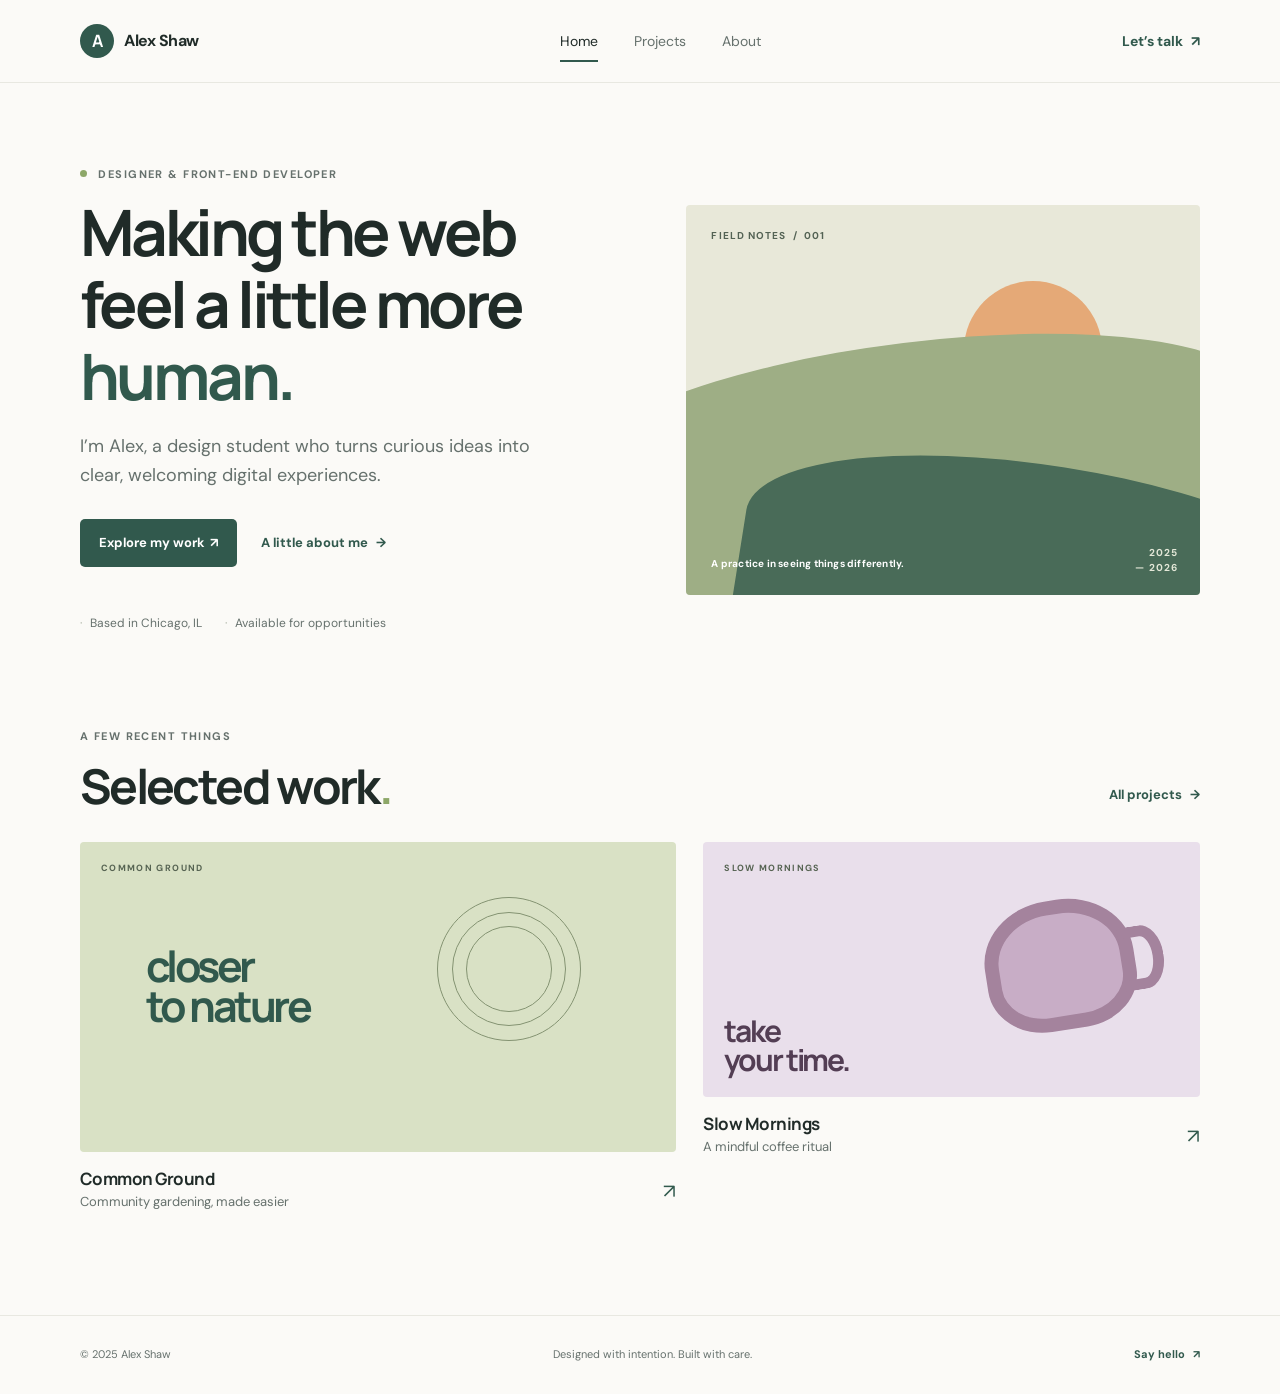
<file: index.html>
<!doctype html>
<html lang="en">
  <head>
    <meta charset="utf-8">
    <meta name="viewport" content="width=device-width, initial-scale=1">
    <meta name="description" content="Alex Shaw is a student designer building thoughtful, accessible digital experiences.">
    <title>Alex Shaw — Designer &amp; Developer</title>
    <link rel="preconnect" href="https://fonts.googleapis.com">
    <link rel="preconnect" href="https://fonts.gstatic.com" crossorigin>
    <link href="https://fonts.googleapis.com/css2?family=DM+Sans:wght@400;500;600;700&family=Manrope:wght@500;600;700;800&display=swap" rel="stylesheet">
    <link rel="stylesheet" href="styles.css">
  </head>
  <body>
    <header class="site-header">
      <div class="container header-inner">
        <a class="brand" href="index.html" aria-label="Alex Shaw, home">
          <span class="brand-mark" aria-hidden="true">A</span>
          <span>Alex Shaw</span>
        </a>
        <nav class="site-nav" aria-label="Main navigation">
          <a class="active" href="index.html" aria-current="page">Home</a>
          <a href="projects.html">Projects</a>
          <a href="about.html">About</a>
        </nav>
        <a class="header-cta" href="mailto:hello@example.com">Let’s talk <span aria-hidden="true">↗</span></a>
      </div>
    </header>

    <main>
      <section class="hero container">
        <div class="hero-copy">
          <p class="eyebrow"><span class="status-dot"></span> DESIGNER &amp; FRONT-END DEVELOPER</p>
          <h1>Making the web feel a little more <span>human.</span></h1>
          <p class="hero-intro">I’m Alex, a design student who turns curious ideas into clear, welcoming digital experiences.</p>
          <div class="hero-actions">
            <a class="button button-primary" href="projects.html">Explore my work <span aria-hidden="true">↗</span></a>
            <a class="text-link" href="about.html">A little about me <span aria-hidden="true">→</span></a>
          </div>
          <div class="hero-meta">
            <span>Based in Chicago, IL</span>
            <span>Available for opportunities</span>
          </div>
        </div>
        <div class="hero-art" aria-label="Abstract illustration of a sun over layered hills" role="img">
          <div class="art-label">FIELD NOTES&nbsp; / &nbsp;001</div>
          <div class="sun"></div>
          <div class="hill hill-back"></div>
          <div class="hill hill-front"></div>
          <span class="art-caption">A practice in seeing things differently.</span>
          <span class="art-stamp">2025<br>— 2026</span>
        </div>
      </section>

      <section class="selected-work section container">
        <div class="section-heading">
          <div>
            <p class="eyebrow">A FEW RECENT THINGS</p>
            <h2>Selected work<span class="accent">.</span></h2>
          </div>
          <a class="text-link" href="projects.html">All projects <span aria-hidden="true">→</span></a>
        </div>
        <div class="work-grid">
          <a class="work-card work-card-large" href="projects.html#common-ground">
            <div class="project-art project-art-green" aria-hidden="true">
              <span class="project-kicker">COMMON GROUND</span>
              <span class="project-circle"></span>
              <span class="project-wordmark">closer<br>to nature</span>
            </div>
            <div class="card-caption"><div><h3>Common Ground</h3><p>Community gardening, made easier</p></div><span class="card-arrow" aria-hidden="true">↗</span></div>
          </a>
          <a class="work-card" href="projects.html#slow-mornings">
            <div class="project-art project-art-lilac" aria-hidden="true">
              <span class="project-kicker">SLOW MORNINGS</span>
              <span class="coffee-shape"></span>
              <span class="slow-type">take<br>your time.</span>
            </div>
            <div class="card-caption"><div><h3>Slow Mornings</h3><p>A mindful coffee ritual</p></div><span class="card-arrow" aria-hidden="true">↗</span></div>
          </a>
        </div>
      </section>
    </main>

    <footer class="site-footer">
      <div class="container footer-inner"><span>© 2025 Alex Shaw</span><span>Designed with intention. Built with care.</span><a href="mailto:hello@example.com">Say hello <span aria-hidden="true">↗</span></a></div>
    </footer>
  </body>
</html>
</file>
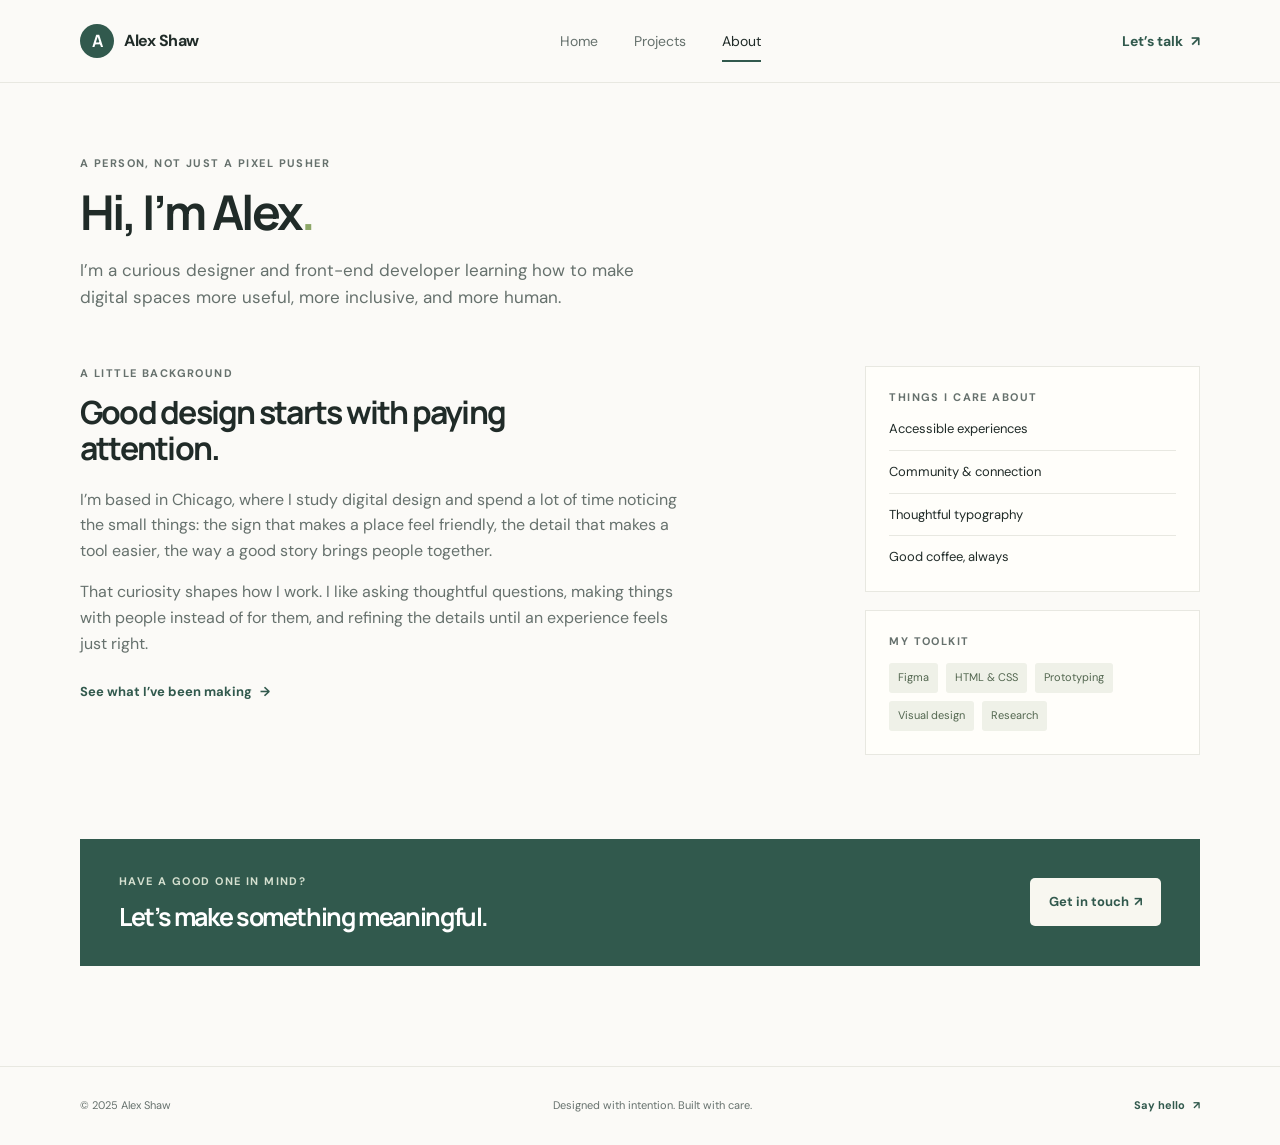
<file: about.html>
<!doctype html>
<html lang="en">
  <head>
    <meta charset="utf-8">
    <meta name="viewport" content="width=device-width, initial-scale=1">
    <meta name="description" content="Learn about Alex Shaw, a student designer and front-end developer in Chicago.">
    <title>About — Alex Shaw</title>
    <link rel="preconnect" href="https://fonts.googleapis.com">
    <link rel="preconnect" href="https://fonts.gstatic.com" crossorigin>
    <link href="https://fonts.googleapis.com/css2?family=DM+Sans:wght@400;500;600;700&family=Manrope:wght@500;600;700;800&display=swap" rel="stylesheet">
    <link rel="stylesheet" href="styles.css">
  </head>
  <body>
    <header class="site-header">
      <div class="container header-inner">
        <a class="brand" href="index.html" aria-label="Alex Shaw, home"><span class="brand-mark" aria-hidden="true">A</span><span>Alex Shaw</span></a>
        <nav class="site-nav" aria-label="Main navigation">
          <a href="index.html">Home</a>
          <a href="projects.html">Projects</a>
          <a class="active" href="about.html" aria-current="page">About</a>
        </nav>
        <a class="header-cta" href="mailto:hello@example.com">Let’s talk <span aria-hidden="true">↗</span></a>
      </div>
    </header>
    <main class="container page-main">
      <section class="page-intro about-intro">
        <p class="eyebrow">A PERSON, NOT JUST A PIXEL PUSHER</p>
        <h1>Hi, I’m Alex<span class="accent">.</span></h1>
        <p>I’m a curious designer and front-end developer learning how to make digital spaces more useful, more inclusive, and more human.</p>
      </section>
      <section class="about-grid">
        <div class="about-note">
          <p class="eyebrow">A LITTLE BACKGROUND</p>
          <h2>Good design starts with paying attention.</h2>
          <p>I’m based in Chicago, where I study digital design and spend a lot of time noticing the small things: the sign that makes a place feel friendly, the detail that makes a tool easier, the way a good story brings people together.</p>
          <p>That curiosity shapes how I work. I like asking thoughtful questions, making things with people instead of for them, and refining the details until an experience feels just right.</p>
          <a class="text-link" href="projects.html">See what I’ve been making <span aria-hidden="true">→</span></a>
        </div>
        <aside class="about-sidebar">
          <div class="sidebar-card">
            <p class="eyebrow">THINGS I CARE ABOUT</p>
            <ul class="interest-list"><li>Accessible experiences</li><li>Community &amp; connection</li><li>Thoughtful typography</li><li>Good coffee, always</li></ul>
          </div>
          <div class="sidebar-card">
            <p class="eyebrow">MY TOOLKIT</p>
            <div class="skill-tags"><span>Figma</span><span>HTML &amp; CSS</span><span>Prototyping</span><span>Visual design</span><span>Research</span></div>
          </div>
        </aside>
      </section>
      <section class="contact-panel">
        <div><p class="eyebrow">HAVE A GOOD ONE IN MIND?</p><h2>Let’s make something meaningful.</h2></div>
        <a class="button button-light" href="mailto:hello@example.com">Get in touch <span aria-hidden="true">↗</span></a>
      </section>
    </main>
    <footer class="site-footer"><div class="container footer-inner"><span>© 2025 Alex Shaw</span><span>Designed with intention. Built with care.</span><a href="mailto:hello@example.com">Say hello <span aria-hidden="true">↗</span></a></div></footer>
  </body>
</html>
</file>
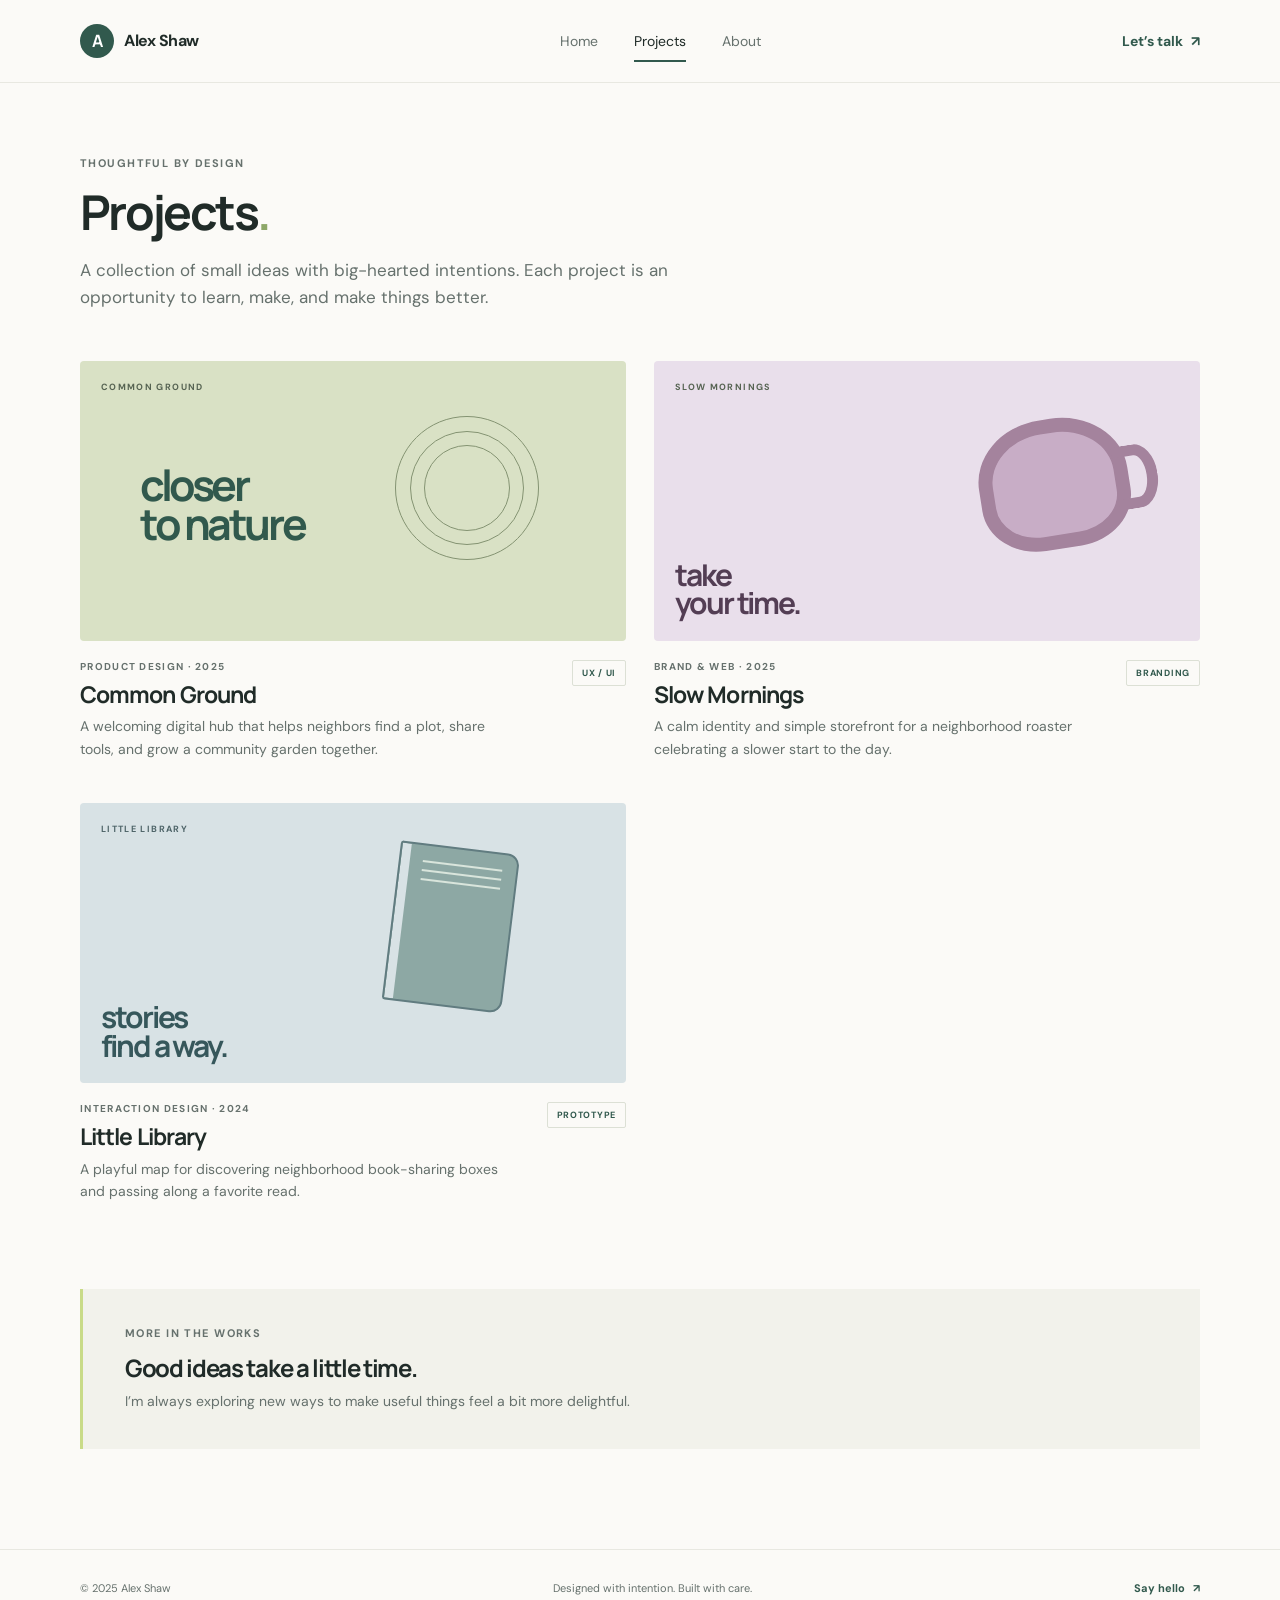
<file: projects.html>
<!doctype html>
<html lang="en">
  <head>
    <meta charset="utf-8">
    <meta name="viewport" content="width=device-width, initial-scale=1">
    <meta name="description" content="Selected design and front-end projects by Alex Shaw.">
    <title>Projects — Alex Shaw</title>
    <link rel="preconnect" href="https://fonts.googleapis.com">
    <link rel="preconnect" href="https://fonts.gstatic.com" crossorigin>
    <link href="https://fonts.googleapis.com/css2?family=DM+Sans:wght@400;500;600;700&family=Manrope:wght@500;600;700;800&display=swap" rel="stylesheet">
    <link rel="stylesheet" href="styles.css">
  </head>
  <body>
    <header class="site-header">
      <div class="container header-inner">
        <a class="brand" href="index.html" aria-label="Alex Shaw, home"><span class="brand-mark" aria-hidden="true">A</span><span>Alex Shaw</span></a>
        <nav class="site-nav" aria-label="Main navigation">
          <a href="index.html">Home</a>
          <a class="active" href="projects.html" aria-current="page">Projects</a>
          <a href="about.html">About</a>
        </nav>
        <a class="header-cta" href="mailto:hello@example.com">Let’s talk <span aria-hidden="true">↗</span></a>
      </div>
    </header>
    <main class="container page-main">
      <section class="page-intro">
        <p class="eyebrow">THOUGHTFUL BY DESIGN</p>
        <h1>Projects<span class="accent">.</span></h1>
        <p>A collection of small ideas with big-hearted intentions. Each project is an opportunity to learn, make, and make things better.</p>
      </section>
      <section class="projects-grid" aria-label="Selected projects">
        <article class="project-card" id="common-ground">
          <div class="project-art project-art-green" aria-hidden="true"><span class="project-kicker">COMMON GROUND</span><span class="project-circle"></span><span class="project-wordmark">closer<br>to nature</span></div>
          <div class="project-info"><div><p class="eyebrow">PRODUCT DESIGN · 2025</p><h2>Common Ground</h2><p>A welcoming digital hub that helps neighbors find a plot, share tools, and grow a community garden together.</p></div><span class="tag">UX / UI</span></div>
        </article>
        <article class="project-card" id="slow-mornings">
          <div class="project-art project-art-lilac" aria-hidden="true"><span class="project-kicker">SLOW MORNINGS</span><span class="coffee-shape"></span><span class="slow-type">take<br>your time.</span></div>
          <div class="project-info"><div><p class="eyebrow">BRAND &amp; WEB · 2025</p><h2>Slow Mornings</h2><p>A calm identity and simple storefront for a neighborhood roaster celebrating a slower start to the day.</p></div><span class="tag">BRANDING</span></div>
        </article>
        <article class="project-card" id="little-library">
          <div class="project-art project-art-blue" aria-hidden="true"><span class="project-kicker">LITTLE LIBRARY</span><span class="book-shape"></span><span class="library-type">stories<br>find a way.</span></div>
          <div class="project-info"><div><p class="eyebrow">INTERACTION DESIGN · 2024</p><h2>Little Library</h2><p>A playful map for discovering neighborhood book-sharing boxes and passing along a favorite read.</p></div><span class="tag">PROTOTYPE</span></div>
        </article>
      </section>
      <section class="project-note">
        <p class="eyebrow">MORE IN THE WORKS</p>
        <h2>Good ideas take a little time.</h2>
        <p>I’m always exploring new ways to make useful things feel a bit more delightful.</p>
      </section>
    </main>
    <footer class="site-footer"><div class="container footer-inner"><span>© 2025 Alex Shaw</span><span>Designed with intention. Built with care.</span><a href="mailto:hello@example.com">Say hello <span aria-hidden="true">↗</span></a></div></footer>
  </body>
</html>
</file>
<file: styles.css>
:root {
  color-scheme: light;
  --ink: #202b28;
  --muted: #66716d;
  --paper: #fbfaf7;
  --line: #e8e8e1;
  --green: #31594d;
  --lime: #c9db88;
  --serif: "Manrope", sans-serif;
  --sans: "DM Sans", sans-serif;
}

* { box-sizing: border-box; }

html { scroll-behavior: smooth; }

body {
  margin: 0;
  background: var(--paper);
  color: var(--ink);
  font-family: var(--sans);
  font-size: 16px;
  line-height: 1.6;
}

a { color: inherit; text-decoration: none; }

a:focus-visible { outline: 3px solid #8b9c54; outline-offset: 4px; }

.container { width: min(1120px, calc(100% - 64px)); margin-inline: auto; }

.site-header { border-bottom: 1px solid var(--line); }

.header-inner { min-height: 82px; display: flex; align-items: center; justify-content: space-between; gap: 32px; }

.brand { display: inline-flex; align-items: center; gap: 10px; font-weight: 700; letter-spacing: -.03em; white-space: nowrap; }

.brand-mark { width: 34px; height: 34px; display: grid; place-items: center; border-radius: 50%; background: var(--green); color: #fff; font-family: var(--serif); font-size: 17px; }

.site-nav { display: flex; align-items: center; gap: 36px; color: var(--muted); font-size: 14px; }

.site-nav a { padding-block: 8px; transition: color .2s ease; }

.site-nav a:hover, .site-nav a.active { color: var(--ink); }

.site-nav a.active { box-shadow: 0 2px var(--green); }

.header-cta { color: var(--green); font-size: 14px; font-weight: 700; white-space: nowrap; }

.header-cta span, .text-link span, .button span, .site-footer a span { padding-left: 5px; }

.hero { display: grid; grid-template-columns: 1.02fr .98fr; align-items: center; gap: 72px; padding-block: 84px 96px; }

.eyebrow { margin: 0 0 14px; color: var(--muted); font-size: 11px; font-weight: 700; letter-spacing: .13em; line-height: 1.4; }

.status-dot { display: inline-block; width: 7px; height: 7px; margin-right: 7px; border-radius: 50%; background: #8da768; vertical-align: 1px; }

h1, h2, h3, p { margin-top: 0; }

h1, h2, h3 { font-family: var(--serif); letter-spacing: -.055em; line-height: 1.12; }

.hero h1 { max-width: 530px; margin-bottom: 21px; font-size: clamp(43px, 5vw, 66px); font-weight: 700; }

.hero h1 span { color: var(--green); }

.hero-intro { max-width: 455px; margin-bottom: 29px; color: var(--muted); font-size: 18px; }

.hero-actions { display: flex; flex-wrap: wrap; align-items: center; gap: 24px; }

.button { display: inline-flex; min-height: 48px; align-items: center; justify-content: center; padding: 0 19px; border-radius: 5px; font-size: 13px; font-weight: 700; transition: transform .2s ease, background .2s ease; }

.button:hover { transform: translateY(-2px); }

.button-primary { background: var(--green); color: white; }

.button-primary:hover { background: #24473c; }

.text-link { color: var(--green); font-size: 13px; font-weight: 700; }

.hero-meta { display: flex; flex-wrap: wrap; gap: 8px 23px; margin-top: 47px; color: var(--muted); font-size: 12px; }

.hero-meta span::before { content: "·"; margin-right: 8px; color: #a5ad9c; }

.hero-art { position: relative; min-height: 390px; overflow: hidden; border-radius: 4px; background: #e8e8d9; }

.art-label, .art-caption, .art-stamp { position: absolute; z-index: 3; font-size: 10px; font-weight: 700; letter-spacing: .11em; }

.art-label { top: 23px; left: 25px; color: #536254; }

.sun { position: absolute; top: 76px; right: 19%; width: 138px; aspect-ratio: 1; border-radius: 50%; background: #e5a977; }

.hill { position: absolute; right: -12%; bottom: -16%; left: -12%; height: 62%; border-radius: 50% 50% 0 0 / 38% 38% 0 0; }

.hill-back { bottom: 3%; left: -22%; background: #9eae85; transform: rotate(-7deg); }

.hill-front { right: -30%; bottom: -29%; left: 10%; background: #496b58; transform: rotate(9deg); }

.art-caption { bottom: 23px; left: 25px; color: #fff; letter-spacing: .02em; }

.art-stamp { right: 22px; bottom: 20px; color: #e4e8d8; text-align: right; line-height: 1.5; }

.section { padding-bottom: 102px; }

.section-heading { display: flex; align-items: end; justify-content: space-between; gap: 24px; margin-bottom: 30px; }

.section-heading h2, .page-intro h1 { margin-bottom: 0; font-size: clamp(36px, 4vw, 48px); }

.accent { color: #8da768; }

.section-heading .text-link { margin-bottom: 7px; }

.work-grid { display: grid; grid-template-columns: 1.2fr 1fr; gap: 27px; }

.work-card { min-width: 0; }

.project-art { position: relative; min-height: 255px; overflow: hidden; border-radius: 4px; }

.work-card-large .project-art { min-height: 310px; }

.project-art-green { background: #d9e1c5; }

.project-art-lilac { background: #e9dfeb; }

.project-art-blue { background: #d8e2e5; }

.project-kicker { position: absolute; top: 19px; left: 21px; color: #566352; font-size: 9px; font-weight: 700; letter-spacing: .15em; }

.project-circle { position: absolute; top: 55px; right: 16%; width: 144px; aspect-ratio: 1; border: 1px solid #849372; border-radius: 50%; }

.project-circle::before, .project-circle::after { position: absolute; inset: 14px; border: 1px solid #849372; border-radius: 50%; content: ""; }

.project-circle::after { inset: 28px; }

.project-wordmark { position: absolute; top: 104px; left: 11%; color: #31594d; font-family: var(--serif); font-size: clamp(27px, 3.5vw, 43px); font-weight: 700; letter-spacing: -.08em; line-height: .92; }

.coffee-shape { position: absolute; top: 58px; right: 13%; width: 150px; height: 130px; border: 14px solid #a4839d; border-radius: 46% 46% 38% 38%; background: #c8adc6; transform: rotate(-9deg); }

.coffee-shape::after { position: absolute; top: 24px; right: -43px; width: 32px; height: 42px; border: 11px solid #a4839d; border-left: 0; border-radius: 0 50% 50% 0; content: ""; }

.slow-type, .library-type { position: absolute; bottom: 23px; left: 21px; color: #533e54; font-family: var(--serif); font-size: 30px; font-weight: 700; letter-spacing: -.07em; line-height: .95; }

.project-art-blue .project-kicker { color: #4e6468; }

.book-shape { position: absolute; top: 44px; right: 21%; width: 120px; height: 160px; border: 2px solid #617c80; border-radius: 3px 12px 12px 3px; background: #8da8a4; box-shadow: inset 9px 0 #d8e2e5; transform: rotate(7deg); }

.book-shape::after { position: absolute; top: 15px; right: 14px; left: 22px; height: 2px; background: #d9e5dc; box-shadow: 0 9px #d9e5dc, 0 18px #d9e5dc; content: ""; }

.library-type { color: #36575b; }

.card-caption { display: flex; align-items: center; justify-content: space-between; gap: 15px; padding-top: 17px; }

.card-caption h3 { margin-bottom: 4px; font-size: 17px; letter-spacing: -.03em; }

.card-caption p { margin-bottom: 0; color: var(--muted); font-size: 13px; }

.card-arrow { color: var(--green); font-size: 20px; }

.page-main { padding-top: 73px; padding-bottom: 100px; }

.page-intro { max-width: 650px; margin-bottom: 49px; }

.page-intro h1 { margin-bottom: 18px; }

.page-intro > p:last-child { max-width: 590px; margin-bottom: 0; color: var(--muted); font-size: 17px; }

.projects-grid { display: grid; grid-template-columns: repeat(2, minmax(0, 1fr)); gap: 43px 28px; }

.project-card { min-width: 0; }

#common-ground, #slow-mornings, #little-library { scroll-margin-top: 24px; }

.project-card .project-art { min-height: 280px; }

.project-info { display: flex; justify-content: space-between; gap: 18px; padding-top: 19px; }

.project-info .eyebrow { margin-bottom: 8px; font-size: 10px; }

.project-info h2 { margin-bottom: 8px; font-size: 23px; letter-spacing: -.04em; }

.project-info p:not(.eyebrow) { max-width: 420px; margin-bottom: 0; color: var(--muted); font-size: 14px; }

.tag { flex: 0 0 auto; align-self: flex-start; padding: 5px 9px; border: 1px solid #dce0d5; border-radius: 2px; color: var(--green); font-size: 9px; font-weight: 700; letter-spacing: .08em; }

.project-note { margin-top: 86px; padding: 37px 42px; border-left: 3px solid var(--lime); background: #f2f2eb; }

.project-note h2 { margin-bottom: 8px; font-size: 24px; }

.project-note p:last-child { margin-bottom: 0; color: var(--muted); font-size: 14px; }

.about-intro { margin-bottom: 54px; }

.about-grid { display: grid; grid-template-columns: minmax(0, 1.35fr) minmax(260px, .65fr); gap: 90px; }

.about-note h2 { max-width: 500px; margin-bottom: 20px; font-size: 32px; }

.about-note > p:not(.eyebrow) { max-width: 610px; color: var(--muted); }

.about-note .text-link { display: inline-block; margin-top: 10px; }

.about-sidebar { display: grid; align-content: start; gap: 18px; }

.sidebar-card { padding: 23px; border: 1px solid var(--line); background: #fffefa; }

.interest-list { display: grid; gap: 11px; margin: 0; padding: 0; list-style: none; }

.interest-list li { padding-bottom: 10px; border-bottom: 1px solid var(--line); font-size: 13px; }

.interest-list li:last-child { padding-bottom: 0; border-bottom: 0; }

.skill-tags { display: flex; flex-wrap: wrap; gap: 8px; }

.skill-tags span { padding: 6px 9px; border-radius: 3px; background: #eff1e8; color: #52664f; font-size: 11px; }

.contact-panel { display: flex; align-items: center; justify-content: space-between; gap: 28px; margin-top: 84px; padding: 35px 39px; background: var(--green); color: white; }

.contact-panel .eyebrow { color: #d4dfcf; }

.contact-panel h2 { margin-bottom: 0; font-size: 25px; }

.button-light { flex: 0 0 auto; background: #f8f7f0; color: var(--green); }

.site-footer { border-top: 1px solid var(--line); }

.footer-inner { display: flex; min-height: 78px; align-items: center; justify-content: space-between; gap: 20px; color: var(--muted); font-size: 11px; }

.footer-inner a { color: var(--green); font-weight: 700; white-space: nowrap; }

@media (max-width: 900px) {
  .container { width: min(100% - 48px, 720px); }
  .header-inner { gap: 22px; }
  .site-nav { gap: 23px; }
  .hero { grid-template-columns: 1fr 1fr; gap: 38px; padding-block: 66px 78px; }
  .hero-art { min-height: 330px; }
  .sun { width: 112px; }
  .section { padding-bottom: 78px; }
  .work-grid { grid-template-columns: 1fr 1fr; gap: 20px; }
  .work-card-large .project-art, .project-art { min-height: 250px; }
  .project-wordmark { font-size: 34px; }
  .projects-grid { gap: 36px 20px; }
  .project-card .project-art { min-height: 245px; }
  .about-grid { grid-template-columns: minmax(0, 1fr) minmax(230px, .78fr); gap: 42px; }
}

@media (max-width: 640px) {
  .container { width: calc(100% - 40px); }
  .header-inner { min-height: auto; flex-wrap: wrap; gap: 0; padding-block: 15px 11px; }
  .brand { width: 100%; }
  .site-nav { order: 2; width: 100%; justify-content: space-between; gap: 15px; padding-top: 11px; }
  .header-cta { position: absolute; top: 24px; right: 20px; }
  .hero { grid-template-columns: 1fr; gap: 35px; padding-block: 52px 67px; }
  .hero h1 { max-width: 470px; font-size: clamp(42px, 12vw, 58px); }
  .hero-intro { font-size: 16px; }
  .hero-meta { margin-top: 30px; }
  .hero-art { min-height: 290px; }
  .section { padding-bottom: 67px; }
  .section-heading { align-items: start; }
  .section-heading h2, .page-intro h1 { font-size: 38px; }
  .section-heading .text-link { margin-top: 30px; white-space: nowrap; }
  .work-grid, .projects-grid { grid-template-columns: 1fr; gap: 30px; }
  .work-card-large .project-art, .project-art, .project-card .project-art { min-height: 255px; }
  .project-wordmark { font-size: 39px; }
  .page-main { padding-top: 54px; padding-bottom: 70px; }
  .page-intro { margin-bottom: 36px; }
  .page-intro > p:last-child { font-size: 16px; }
  .project-note { margin-top: 55px; padding: 27px 23px; }
  .project-info { gap: 10px; }
  .project-info h2 { font-size: 21px; }
  .project-info p:not(.eyebrow) { font-size: 13px; }
  .tag { padding: 4px 6px; font-size: 8px; }
  .about-grid { grid-template-columns: 1fr; gap: 35px; }
  .about-note h2 { font-size: 29px; }
  .contact-panel { align-items: flex-start; flex-direction: column; margin-top: 54px; padding: 28px 24px; }
  .contact-panel h2 { font-size: 23px; }
  .footer-inner { align-items: flex-start; flex-direction: column; gap: 6px; padding-block: 18px; }
}
</file>
